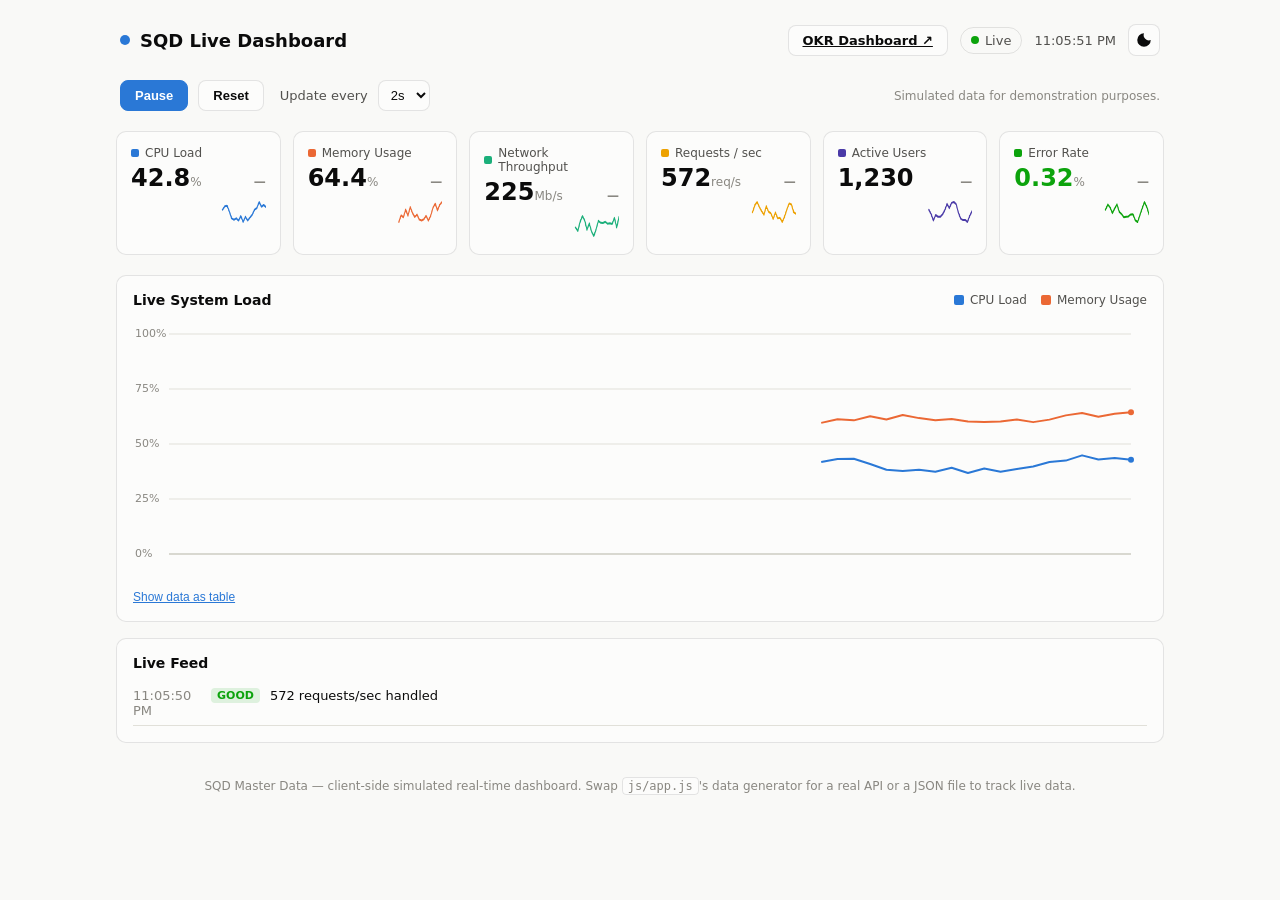
<file: index.html>
<!doctype html>
<html lang="en">
<head>
<meta charset="UTF-8" />
<meta name="viewport" content="width=device-width, initial-scale=1.0" />
<title>SQD Live Dashboard</title>
<meta name="description" content="A real-time data tracking dashboard with simulated live metrics." />
<link rel="stylesheet" href="css/styles.css" />
</head>
<body>
<div class="app">

  <header class="topbar">
    <div class="brand">
      <span class="brand-dot" aria-hidden="true"></span>
      <h1>SQD Live Dashboard</h1>
    </div>
    <div class="topbar-right">
      <a class="btn" href="okr.html">OKR Dashboard ↗</a>
      <div class="status" id="status-badge" role="status">
        <span class="status-dot" id="status-dot" aria-hidden="true"></span>
        <span id="status-text">Live</span>
      </div>
      <time id="clock" class="clock"></time>
      <button id="theme-toggle" class="icon-btn" type="button" aria-label="Toggle dark mode" title="Toggle dark mode">
        <svg viewBox="0 0 24 24" width="18" height="18" aria-hidden="true"><path d="M12 3a9 9 0 1 0 9 9 7 7 0 0 1-9-9z" fill="currentColor"/></svg>
      </button>
    </div>
  </header>

  <section class="controls" aria-label="Playback controls">
    <button id="pause-btn" class="btn btn-primary" type="button">Pause</button>
    <button id="reset-btn" class="btn" type="button">Reset</button>
    <label class="speed-label" for="speed-select">Update every</label>
    <select id="speed-select" class="select">
      <option value="1000">1s</option>
      <option value="2000" selected>2s</option>
      <option value="5000">5s</option>
    </select>
    <span class="controls-note">Simulated data for demonstration purposes.</span>
  </section>

  <section class="stats" id="stats" aria-label="Live metrics"></section>

  <section class="panel chart-panel" aria-label="System load chart">
    <div class="panel-head">
      <h2>Live System Load</h2>
      <ul class="legend" id="chart-legend"></ul>
    </div>
    <div class="chart-wrap">
      <canvas id="main-chart" role="img" aria-label="Line chart of CPU load and memory usage over time"></canvas>
      <div class="tooltip" id="chart-tooltip" hidden></div>
    </div>
    <p class="table-toggle"><button id="table-toggle-btn" class="link-btn" type="button">Show data as table</button></p>
    <div class="table-wrap" id="table-wrap" hidden>
      <table id="chart-table">
        <thead><tr><th>Time</th><th>CPU Load (%)</th><th>Memory Usage (%)</th></tr></thead>
        <tbody></tbody>
      </table>
    </div>
  </section>

  <section class="panel feed-panel" aria-label="Live event feed">
    <div class="panel-head">
      <h2>Live Feed</h2>
    </div>
    <ul class="feed" id="feed"></ul>
  </section>

  <footer class="footer">
    <p>SQD Master Data &mdash; client-side simulated real-time dashboard. Swap <code>js/app.js</code>'s data generator for a real API or a JSON file to track live data.</p>
  </footer>

</div>
<script src="js/app.js"></script>
</body>
</html>
</file>
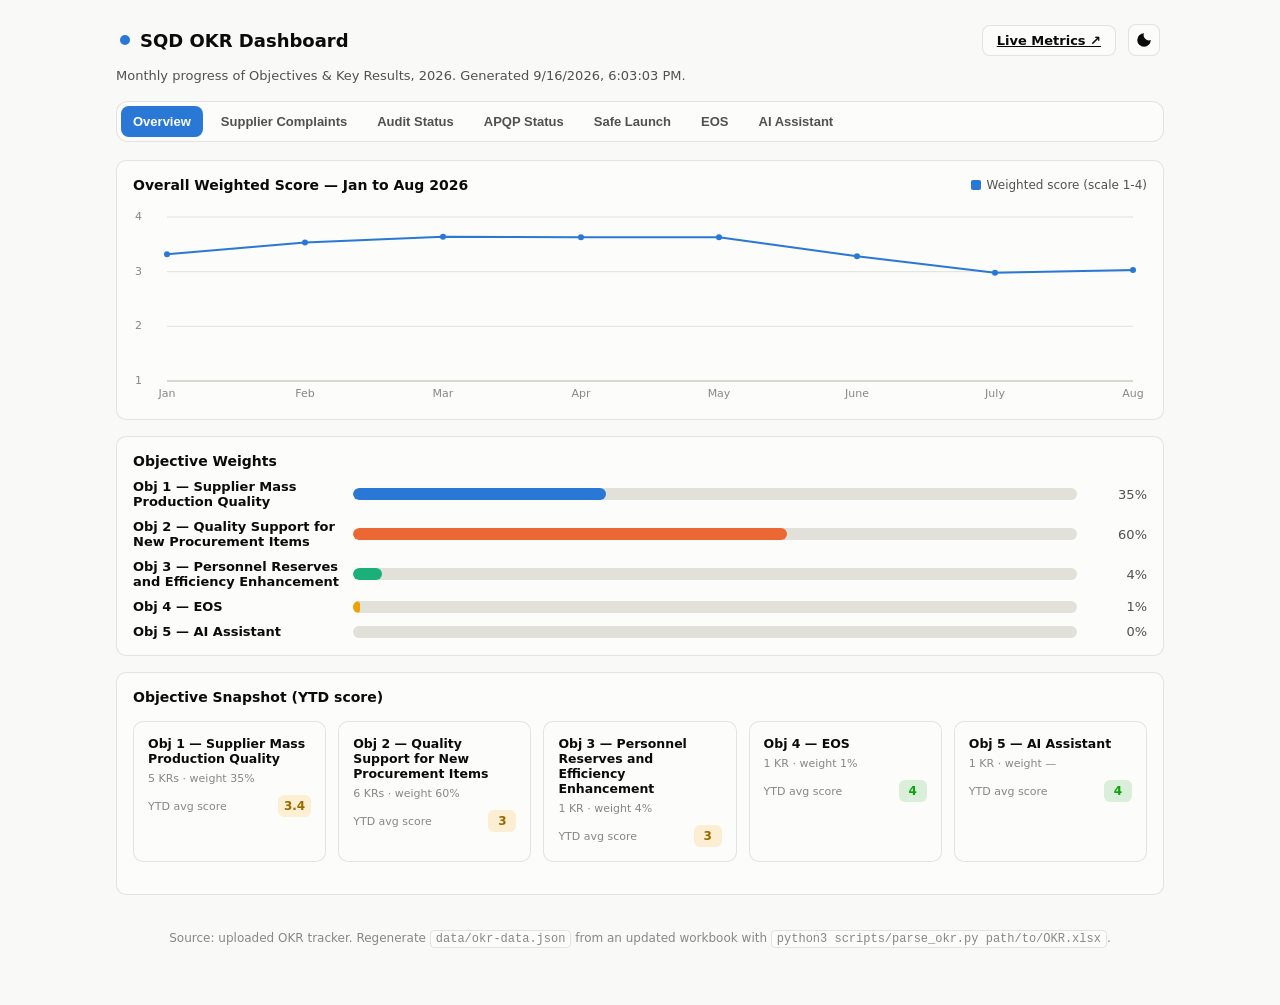
<file: okr.html>
<!doctype html>
<html lang="en">
<head>
<meta charset="UTF-8" />
<meta name="viewport" content="width=device-width, initial-scale=1.0" />
<title>SQD OKR Dashboard</title>
<meta name="description" content="Monthly progress of SQD Objectives and Key Results for 2026." />
<link rel="stylesheet" href="css/styles.css" />
<link rel="stylesheet" href="css/okr.css" />
</head>
<body>
<div class="app">

  <header class="topbar">
    <div class="brand">
      <span class="brand-dot" aria-hidden="true"></span>
      <h1>SQD OKR Dashboard</h1>
    </div>
    <div class="topbar-right">
      <a class="btn" href="index.html">Live Metrics ↗</a>
      <button id="theme-toggle" class="icon-btn" type="button" aria-label="Toggle dark mode" title="Toggle dark mode">
        <svg viewBox="0 0 24 24" width="18" height="18" aria-hidden="true"><path d="M12 3a9 9 0 1 0 9 9 7 7 0 0 1-9-9z" fill="currentColor"/></svg>
      </button>
    </div>
  </header>
  <p class="subtitle" id="page-subtitle">Monthly progress of Objectives &amp; Key Results, 2026.</p>

  <nav class="tabs" id="tabs" aria-label="OKR sections">
    <button class="tab-btn active" data-tab="overview" type="button">Overview</button>
    <button class="tab-btn" data-tab="complaints" type="button">Supplier Complaints</button>
    <button class="tab-btn" data-tab="audits" type="button">Audit Status</button>
    <button class="tab-btn" data-tab="apqp" type="button">APQP Status</button>
    <button class="tab-btn" data-tab="safelaunch" type="button">Safe Launch</button>
    <button class="tab-btn" data-tab="eos" type="button">EOS</button>
    <button class="tab-btn" data-tab="ai" type="button">AI Assistant</button>
  </nav>

  <!-- OVERVIEW -->
  <section class="tab-panel active" id="panel-overview">
    <div class="panel chart-panel">
      <div class="panel-head">
        <h2>Overall Weighted Score — Jan to Aug 2026</h2>
        <ul class="legend" id="legend-overall"></ul>
      </div>
      <canvas class="kr-chart" id="chart-overall"></canvas>
    </div>

    <div class="panel">
      <div class="panel-head"><h2>Objective Weights</h2></div>
      <div class="obj-list" id="obj-weight-list"></div>
    </div>

    <div class="panel">
      <div class="panel-head"><h2>Objective Snapshot (YTD score)</h2></div>
      <div class="obj-cards" id="obj-cards"></div>
    </div>
  </section>

  <!-- 1. SUPPLIER QUALITY COMPLAINTS -->
  <section class="tab-panel" id="panel-complaints">
    <div class="panel">
      <div class="kr-block">
        <div class="kr-block-head">
          <h3 id="kr2-title">KR2 — Supplier incident count (DMN)</h3>
          <div class="kr-target" id="kr2-target"></div>
        </div>
        <canvas class="kr-chart" id="chart-kr2"></canvas>
        <div class="chip-row" id="kr2-ytd"></div>
      </div>
      <div class="kr-block">
        <div class="kr-block-head">
          <h3 id="kr5-title">KR5 — Mass appearance / batch quality issues</h3>
          <div class="kr-target" id="kr5-target"></div>
        </div>
        <table class="notes-table" id="kr5-notes"><thead><tr><th>Month</th><th>Score</th><th>Note</th></tr></thead><tbody></tbody></table>
      </div>
    </div>
  </section>

  <!-- 2. AUDIT STATUS -->
  <section class="tab-panel" id="panel-audits">
    <div class="panel">
      <div class="kr-block-head">
        <h3 id="audit-title">KR3 — Audit completion by type</h3>
        <div class="kr-target" id="audit-target"></div>
      </div>
      <div class="panel-head" style="margin-top:6px;">
        <span></span>
        <ul class="legend" id="legend-audits"></ul>
      </div>
      <canvas class="kr-chart" id="chart-audits"></canvas>
      <div class="stat-grid" id="audit-ytd" style="margin-top:14px;"></div>
      <table class="notes-table" id="audit-notes"><thead><tr><th>Month</th><th>Score</th><th>Note</th></tr></thead><tbody></tbody></table>
    </div>
  </section>

  <!-- 3. APQP STATUS -->
  <section class="tab-panel" id="panel-apqp">
    <p class="source-note">These counts are cross-referenced from several Key Results (KR7 New Sourcing/Run@Rate, KR8 OTS/PPAP delivery, KR9 PPAP FTQ approval, KR11 MQS) since the source OKR sheet tracks activity totals per month rather than a per-project table.</p>
    <div class="panel">
      <div class="kr-block">
        <div class="kr-block-head"><h3 id="kr7-title">Kick-off &amp; Run @ Rate — KR7</h3><div class="kr-target" id="kr7-target"></div></div>
        <canvas class="kr-chart" id="chart-kr7"></canvas>
        <ul class="legend" id="legend-kr7"></ul>
      </div>
      <div class="kr-block">
        <div class="kr-block-head"><h3 id="kr8-title">PPAP &amp; OTS delivery — KR8</h3><div class="kr-target" id="kr8-target"></div></div>
        <canvas class="kr-chart" id="chart-kr8"></canvas>
        <ul class="legend" id="legend-kr8"></ul>
      </div>
      <div class="kr-block">
        <div class="kr-block-head"><h3 id="kr9-title">PPAP first-time approval (FTQ) — KR9</h3><div class="kr-target" id="kr9-target"></div></div>
        <canvas class="kr-chart" id="chart-kr9"></canvas>
      </div>
      <div class="kr-block">
        <div class="kr-block-head"><h3>SOP (Start of Production)</h3></div>
        <p class="source-note" style="margin-bottom:0;" id="sop-note"></p>
      </div>
    </div>
  </section>

  <!-- 4. SAFE LAUNCH -->
  <section class="tab-panel" id="panel-safelaunch">
    <div class="panel">
      <div class="kr-block-head">
        <h3 id="kr10-title">KR10 — Run @ Rate &amp; Safe Launch outcome</h3>
        <div class="kr-target" id="kr10-target"></div>
      </div>
      <div class="panel-head" style="margin-top:6px;">
        <span></span>
        <ul class="legend" id="legend-safelaunch"></ul>
      </div>
      <canvas class="kr-chart" id="chart-safelaunch"></canvas>
      <div class="stat-grid" id="safelaunch-ytd" style="margin-top:14px;"></div>
      <table class="notes-table" id="safelaunch-notes"><thead><tr><th>Month</th><th>Score</th><th>Note</th></tr></thead><tbody></tbody></table>
    </div>
  </section>

  <!-- 5. EOS -->
  <section class="tab-panel" id="panel-eos">
    <div class="panel">
      <div class="kr-block-head">
        <h3 id="eos-title">KR13 — MPJ EOS average score</h3>
        <div class="kr-target" id="eos-target"></div>
      </div>
      <div class="hero-stat"><span class="hero-value" id="eos-hero">—</span><span class="hero-unit">latest score</span></div>
      <canvas class="kr-chart" id="chart-eos"></canvas>
    </div>
  </section>

  <!-- 6. AI ASSISTANT -->
  <section class="tab-panel" id="panel-ai">
    <div class="panel">
      <div class="kr-block-head">
        <h3 id="ai-title">KR14 — AI Assistant work</h3>
        <div class="kr-target" id="ai-target"></div>
      </div>
      <canvas class="kr-chart" id="chart-ai"></canvas>
      <p class="source-note" id="ai-note" style="margin-top:12px;"></p>
    </div>
  </section>

  <footer class="footer">
    <p>Source: uploaded OKR tracker. Regenerate <code>data/okr-data.json</code> from an updated workbook with <code>python3 scripts/parse_okr.py path/to/OKR.xlsx</code>.</p>
  </footer>

</div>
<script src="js/charts.js"></script>
<script src="js/okr.js"></script>
</body>
</html>
</file>
<file: css/styles.css>
/* SQD Live Dashboard styles — palette tokens per role, light + dark */

:root {
  color-scheme: light;
  --page: #f9f9f7;
  --surface: #fcfcfb;
  --text-primary: #0b0b0b;
  --text-secondary: #52514e;
  --text-muted: #898781;
  --gridline: #e1e0d9;
  --baseline: #c3c2b7;
  --border: rgba(11, 11, 11, 0.10);
  --success: #006300;

  --series-cpu: #2a78d6;    /* blue */
  --series-memory: #eb6834; /* orange */
  --series-network: #1baf7a;/* aqua */
  --series-requests: #eda100;/* yellow */
  --series-users: #4a3aa7;  /* violet */

  --status-good: #0ca30c;
  --status-warning: #fab219;
  --status-serious: #ec835a;
  --status-critical: #d03b3b;

  --cat-1: #2a78d6; /* blue */
  --cat-2: #eb6834; /* orange */
  --cat-3: #1baf7a; /* aqua */
  --cat-4: #eda100; /* yellow */
  --cat-5: #e87ba4; /* magenta */
  --cat-6: #008300; /* green */
  --cat-7: #4a3aa7; /* violet */
  --cat-8: #e34948; /* red */

  --radius: 10px;
  --font: system-ui, -apple-system, "Segoe UI", sans-serif;
}

@media (prefers-color-scheme: dark) {
  :root:where(:not([data-theme="light"])) {
    color-scheme: dark;
    --page: #0d0d0d;
    --surface: #1a1a19;
    --text-primary: #ffffff;
    --text-secondary: #c3c2b7;
    --text-muted: #898781;
    --gridline: #2c2c2a;
    --baseline: #383835;
    --border: rgba(255, 255, 255, 0.10);
    --success: #0ca30c;

    --series-cpu: #3987e5;
    --series-memory: #d95926;
    --series-network: #199e70;
    --series-requests: #c98500;
    --series-users: #9085e9;

    --cat-1: #3987e5;
    --cat-2: #d95926;
    --cat-3: #199e70;
    --cat-4: #c98500;
    --cat-5: #d55181;
    --cat-6: #008300;
    --cat-7: #9085e9;
    --cat-8: #e66767;
  }
}
:root[data-theme="dark"] {
  color-scheme: dark;
  --page: #0d0d0d;
  --surface: #1a1a19;
  --text-primary: #ffffff;
  --text-secondary: #c3c2b7;
  --text-muted: #898781;
  --gridline: #2c2c2a;
  --baseline: #383835;
  --border: rgba(255, 255, 255, 0.10);
  --success: #0ca30c;

  --series-cpu: #3987e5;
  --series-memory: #d95926;
  --series-network: #199e70;
  --series-requests: #c98500;
  --series-users: #9085e9;

  --cat-1: #3987e5;
  --cat-2: #d95926;
  --cat-3: #199e70;
  --cat-4: #c98500;
  --cat-5: #d55181;
  --cat-6: #008300;
  --cat-7: #9085e9;
  --cat-8: #e66767;
}

* { box-sizing: border-box; }

html, body {
  margin: 0;
  padding: 0;
  background: var(--page);
  color: var(--text-primary);
  font-family: var(--font);
}

.app {
  max-width: 1080px;
  margin: 0 auto;
  padding: 16px 16px 48px;
}

/* Header */
.topbar {
  display: flex;
  align-items: center;
  justify-content: space-between;
  gap: 12px;
  flex-wrap: wrap;
  padding: 8px 4px 16px;
}
.brand { display: flex; align-items: center; gap: 10px; }
.brand h1 { font-size: 18px; margin: 0; font-weight: 700; }
.brand-dot {
  width: 10px; height: 10px; border-radius: 50%;
  background: var(--series-cpu);
  flex: none;
}
.topbar-right { display: flex; align-items: center; gap: 12px; }

.status {
  display: flex; align-items: center; gap: 6px;
  font-size: 13px; color: var(--text-secondary);
  border: 1px solid var(--border);
  border-radius: 999px;
  padding: 5px 10px;
}
.status-dot {
  width: 8px; height: 8px; border-radius: 50%;
  background: var(--status-good);
  box-shadow: 0 0 0 0 rgba(12,163,12,0.5);
  animation: pulse 2s infinite;
}
.status.paused .status-dot {
  background: var(--text-muted);
  animation: none;
}
@keyframes pulse {
  0%   { box-shadow: 0 0 0 0 rgba(12,163,12,0.45); }
  70%  { box-shadow: 0 0 0 6px rgba(12,163,12,0); }
  100% { box-shadow: 0 0 0 0 rgba(12,163,12,0); }
}

.clock {
  font-variant-numeric: tabular-nums;
  font-size: 13px;
  color: var(--text-secondary);
  min-width: 76px;
}

.icon-btn {
  border: 1px solid var(--border);
  background: var(--surface);
  color: var(--text-primary);
  border-radius: 8px;
  width: 32px; height: 32px;
  display: inline-flex; align-items: center; justify-content: center;
  cursor: pointer;
}
.icon-btn:hover { border-color: var(--text-muted); }

/* Controls */
.controls {
  display: flex;
  align-items: center;
  gap: 10px;
  flex-wrap: wrap;
  padding: 8px 4px 20px;
}
.btn {
  border: 1px solid var(--border);
  background: var(--surface);
  color: var(--text-primary);
  border-radius: 8px;
  padding: 7px 14px;
  font-size: 13px;
  font-weight: 600;
  cursor: pointer;
}
.btn:hover { border-color: var(--text-muted); }
.btn-primary {
  background: var(--series-cpu);
  border-color: var(--series-cpu);
  color: #fff;
}
.speed-label { font-size: 13px; color: var(--text-secondary); margin-left: 6px; }
.select {
  border: 1px solid var(--border);
  background: var(--surface);
  color: var(--text-primary);
  border-radius: 8px;
  padding: 6px 8px;
  font-size: 13px;
}
.controls-note {
  font-size: 12px;
  color: var(--text-muted);
  margin-left: auto;
}

/* Stat tiles */
.stats {
  display: grid;
  grid-template-columns: repeat(auto-fit, minmax(150px, 1fr));
  gap: 12px;
  margin-bottom: 20px;
}
.stat-card {
  background: var(--surface);
  border: 1px solid var(--border);
  border-radius: var(--radius);
  padding: 14px;
}
.stat-label {
  font-size: 12px;
  color: var(--text-secondary);
  display: flex;
  align-items: center;
  gap: 6px;
  margin-bottom: 6px;
}
.stat-swatch {
  width: 8px; height: 8px; border-radius: 2px; flex: none;
}
.stat-value-row {
  display: flex;
  align-items: baseline;
  justify-content: space-between;
  gap: 8px;
}
.stat-value {
  font-size: 24px;
  font-weight: 700;
  line-height: 1;
}
.stat-unit { font-size: 12px; color: var(--text-muted); font-weight: 500; }
.stat-delta {
  font-size: 12px;
  font-weight: 600;
  white-space: nowrap;
}
.stat-delta.up { color: var(--success); }
.stat-delta.down { color: var(--status-critical); }
.stat-delta.flat { color: var(--text-muted); }
.stat-card canvas { display: block; width: 100%; height: 28px; margin-top: 8px; }

.stat-card.status-good .stat-value { color: var(--status-good); }
.stat-card.status-warning .stat-value { color: #9a6a00; }
.stat-card.status-serious .stat-value { color: #b1502b; }
.stat-card.status-critical .stat-value { color: var(--status-critical); }
@media (prefers-color-scheme: dark) {
  :where(:not([data-theme="light"])) .stat-card.status-warning .stat-value { color: var(--status-warning); }
  :where(:not([data-theme="light"])) .stat-card.status-serious .stat-value { color: var(--status-serious); }
}
:root[data-theme="dark"] .stat-card.status-warning .stat-value { color: var(--status-warning); }
:root[data-theme="dark"] .stat-card.status-serious .stat-value { color: var(--status-serious); }

/* Panels */
.panel {
  background: var(--surface);
  border: 1px solid var(--border);
  border-radius: var(--radius);
  padding: 16px;
  margin-bottom: 16px;
}
.panel-head {
  display: flex;
  align-items: center;
  justify-content: space-between;
  flex-wrap: wrap;
  gap: 10px;
  margin-bottom: 10px;
}
.panel-head h2 { font-size: 14px; margin: 0; font-weight: 700; }

.legend {
  list-style: none;
  display: flex;
  gap: 14px;
  margin: 0; padding: 0;
  flex-wrap: wrap;
}
.legend li {
  display: flex;
  align-items: center;
  gap: 6px;
  font-size: 12px;
  color: var(--text-secondary);
}
.legend .swatch {
  width: 10px; height: 10px; border-radius: 2px; flex: none;
}

.chart-wrap {
  position: relative;
}
#main-chart {
  width: 100%;
  height: 260px;
  display: block;
}
.tooltip {
  position: absolute;
  pointer-events: none;
  background: var(--surface);
  border: 1px solid var(--border);
  border-radius: 8px;
  padding: 8px 10px;
  font-size: 12px;
  box-shadow: 0 4px 16px rgba(0,0,0,0.12);
  min-width: 130px;
  z-index: 3;
}
.tooltip .t-time { color: var(--text-muted); margin-bottom: 4px; }
.tooltip .t-row { display: flex; align-items: center; gap: 6px; justify-content: space-between; }
.tooltip .t-row + .t-row { margin-top: 2px; }
.tooltip .t-dot { width: 8px; height: 8px; border-radius: 2px; flex: none; }
.tooltip .t-val { margin-left: auto; font-variant-numeric: tabular-nums; font-weight: 600; }

.table-toggle { margin: 8px 0 0; }
.link-btn {
  background: none; border: none; padding: 0;
  color: var(--series-cpu);
  font-size: 12px;
  cursor: pointer;
  text-decoration: underline;
}
.table-wrap { margin-top: 10px; max-height: 220px; overflow: auto; border-top: 1px solid var(--gridline); }
table { width: 100%; border-collapse: collapse; font-size: 12px; }
th, td { text-align: left; padding: 6px 8px; border-bottom: 1px solid var(--gridline); font-variant-numeric: tabular-nums; }
th { color: var(--text-muted); font-weight: 600; position: sticky; top: 0; background: var(--surface); }

/* Feed */
.feed {
  list-style: none;
  margin: 0; padding: 0;
  max-height: 260px;
  overflow-y: auto;
  font-size: 13px;
}
.feed li {
  display: flex;
  gap: 10px;
  padding: 7px 0;
  border-bottom: 1px solid var(--gridline);
}
.feed li:first-child { color: var(--text-primary); }
.feed time {
  color: var(--text-muted);
  font-variant-numeric: tabular-nums;
  flex: none;
  width: 68px;
}
.feed .feed-tag {
  flex: none;
  font-size: 11px;
  font-weight: 700;
  border-radius: 4px;
  padding: 1px 6px;
  height: fit-content;
}
.feed .feed-tag.good { color: var(--status-good); background: rgba(12,163,12,0.12); }
.feed .feed-tag.warning { color: #9a6a00; background: rgba(250,178,25,0.18); }
.feed .feed-tag.critical { color: var(--status-critical); background: rgba(208,59,59,0.12); }

.footer {
  color: var(--text-muted);
  font-size: 12px;
  text-align: center;
  padding-top: 8px;
}
.footer code {
  background: var(--surface);
  border: 1px solid var(--border);
  border-radius: 4px;
  padding: 1px 5px;
}

@media (max-width: 520px) {
  .controls-note { display: none; }
}
</file>
<file: css/okr.css>
/* OKR dashboard page — builds on tokens defined in styles.css */

.subtitle {
  font-size: 13px;
  color: var(--text-secondary);
  margin: -4px 0 18px;
}

/* Tabs */
.tabs {
  display: flex;
  gap: 6px;
  flex-wrap: wrap;
  padding: 4px;
  margin-bottom: 18px;
  border: 1px solid var(--border);
  border-radius: 12px;
  background: var(--surface);
}
.tab-btn {
  border: none;
  background: transparent;
  color: var(--text-secondary);
  font-size: 13px;
  font-weight: 600;
  padding: 8px 12px;
  border-radius: 8px;
  cursor: pointer;
  white-space: nowrap;
}
.tab-btn:hover { color: var(--text-primary); }
.tab-btn.active {
  background: var(--cat-1);
  color: #fff;
}

.tab-panel { display: none; }
.tab-panel.active { display: block; }

/* Objective weight bars */
.obj-list { display: flex; flex-direction: column; gap: 10px; }
.obj-row { display: grid; grid-template-columns: 210px 1fr 60px; align-items: center; gap: 10px; font-size: 13px; }
.obj-row .obj-name { color: var(--text-primary); font-weight: 600; }
.obj-track { background: var(--gridline); border-radius: 6px; height: 12px; overflow: hidden; }
.obj-fill { height: 100%; border-radius: 6px; }
.obj-row .obj-weight { text-align: right; color: var(--text-secondary); font-variant-numeric: tabular-nums; }

/* Score badges (1-4 rating scale) */
.badge-score {
  display: inline-flex;
  align-items: center;
  justify-content: center;
  min-width: 28px;
  height: 22px;
  padding: 0 6px;
  border-radius: 6px;
  font-size: 12px;
  font-weight: 700;
  font-variant-numeric: tabular-nums;
}
.badge-score.s-good { background: rgba(12,163,12,0.14); color: var(--status-good); }
.badge-score.s-warning { background: rgba(250,178,25,0.18); color: #9a6a00; }
.badge-score.s-serious { background: rgba(236,131,90,0.18); color: #b1502b; }
.badge-score.s-critical { background: rgba(208,59,59,0.14); color: var(--status-critical); }
:root[data-theme="dark"] .badge-score.s-warning,
@media (prefers-color-scheme: dark) {
  :where(:not([data-theme="light"])) .badge-score.s-warning { color: var(--status-warning); }
  :where(:not([data-theme="light"])) .badge-score.s-serious { color: var(--status-serious); }
}
:root[data-theme="dark"] .badge-score.s-warning { color: var(--status-warning); }
:root[data-theme="dark"] .badge-score.s-serious { color: var(--status-serious); }

/* Objective summary cards on overview */
.obj-cards {
  display: grid;
  grid-template-columns: repeat(auto-fit, minmax(190px, 1fr));
  gap: 12px;
  margin: 16px 0;
}
.obj-card {
  background: var(--surface);
  border: 1px solid var(--border);
  border-radius: var(--radius);
  padding: 14px;
}
.obj-card .obj-card-title { font-size: 12.5px; font-weight: 700; margin-bottom: 6px; }
.obj-card .obj-card-weight { font-size: 11px; color: var(--text-muted); margin-bottom: 10px; }
.obj-card .obj-card-foot { display: flex; align-items: center; justify-content: space-between; }
.obj-card .obj-card-foot span:first-child { font-size: 11px; color: var(--text-muted); }

/* KR block: chart + source detail */
.kr-block { margin-bottom: 26px; }
.kr-block:last-child { margin-bottom: 0; }
.kr-block-head { margin-bottom: 8px; }
.kr-block-head h3 { font-size: 13.5px; margin: 0 0 3px; font-weight: 700; }
.kr-block-head .kr-target { font-size: 12px; color: var(--text-secondary); }
.kr-chart { width: 100%; height: 200px; display: block; }

.chip-row { display: flex; gap: 10px; flex-wrap: wrap; margin: 10px 0 4px; }
.chip {
  display: inline-flex; align-items: center; gap: 6px;
  font-size: 12px; color: var(--text-secondary);
  border: 1px solid var(--border);
  border-radius: 999px;
  padding: 4px 10px;
}
.chip .chip-swatch { width: 8px; height: 8px; border-radius: 2px; }
.chip .chip-value { font-weight: 700; color: var(--text-primary); font-variant-numeric: tabular-nums; }

/* Notes / raw-text detail table */
.notes-table { width: 100%; border-collapse: collapse; font-size: 12.5px; margin-top: 6px; }
.notes-table th, .notes-table td { text-align: left; padding: 7px 8px; border-bottom: 1px solid var(--gridline); vertical-align: top; }
.notes-table th { color: var(--text-muted); font-weight: 600; width: 60px; }
.notes-table td.note-text { color: var(--text-secondary); white-space: pre-line; }

.source-note {
  font-size: 11.5px;
  color: var(--text-muted);
  background: var(--page);
  border: 1px dashed var(--border);
  border-radius: 8px;
  padding: 8px 10px;
  margin-bottom: 16px;
}

.stat-grid {
  display: grid;
  grid-template-columns: repeat(auto-fit, minmax(140px, 1fr));
  gap: 12px;
  margin-bottom: 16px;
}
.mini-stat {
  background: var(--surface);
  border: 1px solid var(--border);
  border-radius: var(--radius);
  padding: 12px 14px;
}
.mini-stat .ms-label { font-size: 11.5px; color: var(--text-secondary); display: flex; align-items: center; gap: 6px; margin-bottom: 4px; }
.mini-stat .ms-swatch { width: 8px; height: 8px; border-radius: 2px; }
.mini-stat .ms-value { font-size: 20px; font-weight: 700; }
.mini-stat .ms-sub { font-size: 11px; color: var(--text-muted); }

.hero-stat {
  display: flex;
  align-items: baseline;
  gap: 12px;
  margin-bottom: 6px;
}
.hero-stat .hero-value { font-size: 40px; font-weight: 800; line-height: 1; }
.hero-stat .hero-unit { font-size: 14px; color: var(--text-muted); }

@media (max-width: 640px) {
  .obj-row { grid-template-columns: 1fr; }
  .obj-row .obj-weight { text-align: left; }
}
</file>
